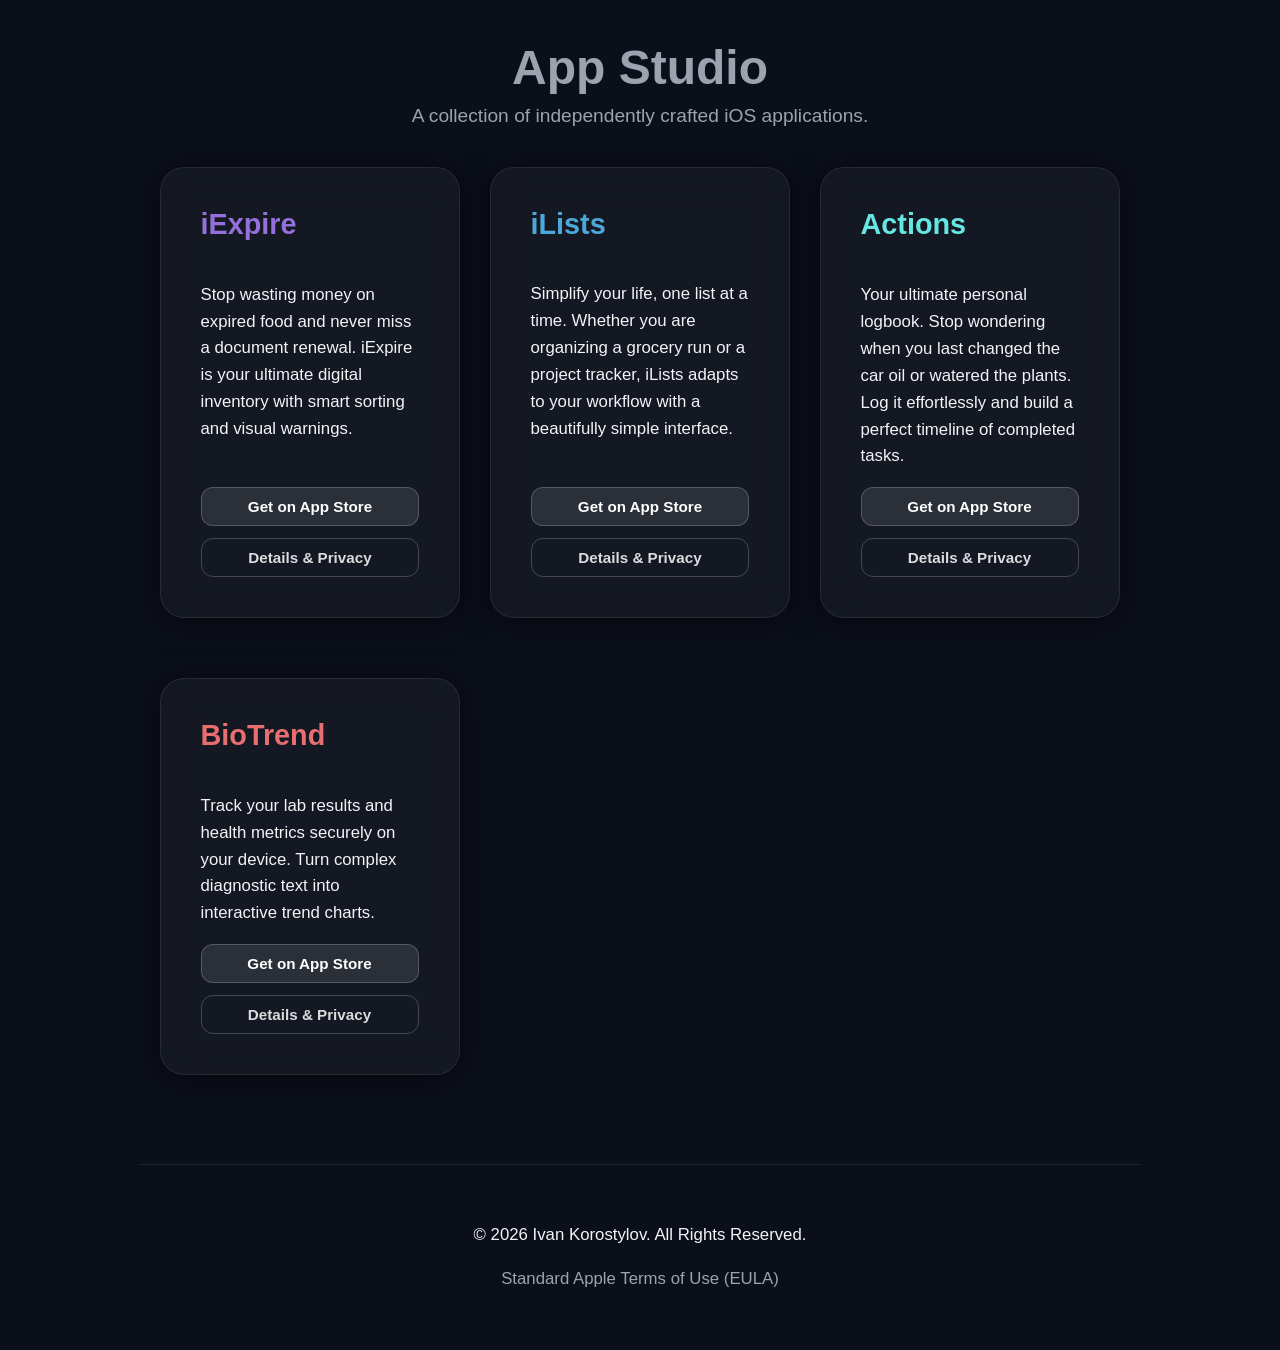
<file: index.html>
<!DOCTYPE html>
<html lang="en">
<head>
    <meta charset="UTF-8">
    <meta name="viewport" content="width=device-width, initial-scale=1.0">
    <title>App Studio | Portfolio</title>
     <!-- 1. Link to the shared stylesheet -->
    <link rel="stylesheet" href="styles.css">
    
    <!-- 2. Set the specific accent color for this app -->
    <style>
        /* Make the main hub wider to accommodate the grid */
        header, main, footer { 
            max-width: 1000px; 
        }
    </style>
</head>
<body>

    <header>
        <div class="logo">App Studio</div>
        <div class="tagline">A collection of independently crafted iOS applications.</div>
    </header>

    <main>
        <div class="app-grid">

            <section class="glass-card">
                <h2 class="title-iexpire">iExpire</h2>
                <p>Stop wasting money on expired food and never miss a document renewal. iExpire is your ultimate digital inventory with smart sorting and visual warnings.</p>
                <div class="action-links">
                    <a href="https://apps.apple.com/us/app/iexpire/id6473787243" target="_blank" rel="noopener noreferrer" class="btn btn-primary">
                        Get on App Store
                    </a>
                    <a href="iexpire.html" class="btn btn-secondary">
                        Details & Privacy
                    </a>
                </div>
            </section>

            <section class="glass-card">
                <h2 class="title-ilists">iLists</h2>
                <p>Simplify your life, one list at a time. Whether you are organizing a grocery run or a project tracker, iLists adapts to your workflow with a beautifully simple interface.</p>
                <div class="action-links">
                    <a href="https://apps.apple.com/us/app/ilists/id6739258931" target="_blank" rel="noopener noreferrer" class="btn btn-primary">
                        Get on App Store
                    </a>
                    <a href="ilists.html" class="btn btn-secondary">
                        Details & Privacy
                    </a>
                </div>
            </section>

            <section class="glass-card">
                <h2 class="title-actions">Actions</h2>
                <p>Your ultimate personal logbook. Stop wondering when you last changed the car oil or watered the plants. Log it effortlessly and build a perfect timeline of completed tasks.</p>
                <div class="action-links">
                    <a href="https://apps.apple.com/us/app/actions-track/id6736567741" target="_blank" rel="noopener noreferrer" class="btn btn-primary">
                        Get on App Store
                    </a>
                    <a href="actions.html" class="btn btn-secondary">
                        Details & Privacy
                    </a>
                </div>
            </section>
            
            <section class="glass-card">
                <h2 class="title-biotrend">BioTrend</h2>
                <p>Track your lab results and health metrics securely on your device. Turn complex diagnostic text into interactive trend charts.</p>
                <div class="action-links">
                    <a href="https://apps.apple.com/us/app/iexpire/id6473787243" target="_blank" rel="noopener noreferrer" class="btn btn-primary">
                        Get on App Store
                    </a>
                    <a href="biotrend.html" class="btn btn-secondary">
                        Details & Privacy
                    </a>
                </div>
            </section>

        </div>
    </main>

    <footer>
        <p>&copy; 2026 Ivan Korostylov. All Rights Reserved.</p>
        <p>
            <a href="https://www.apple.com/legal/internet-services/itunes/dev/stdeula/" target="_blank" rel="noopener noreferrer">Standard Apple Terms of Use (EULA)</a>
        </p>
    </footer>

</body>
</html>
</file>
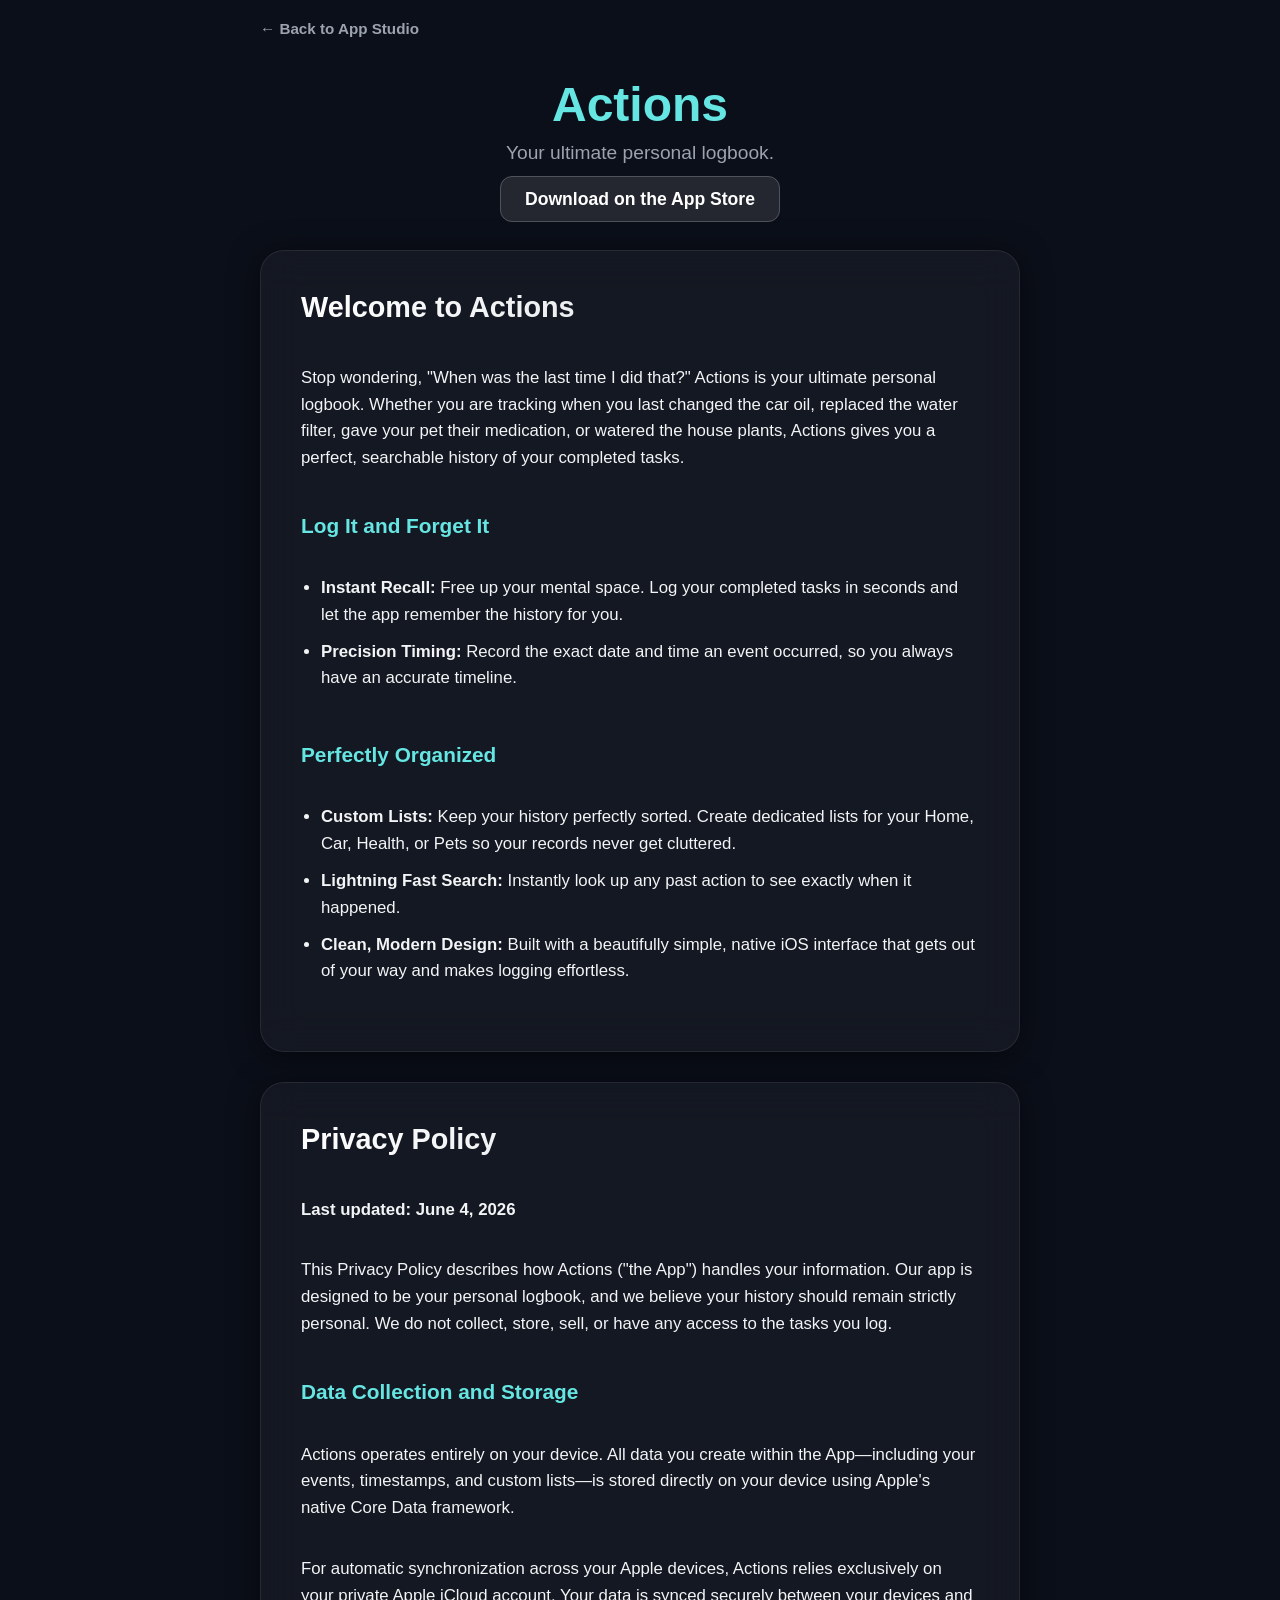
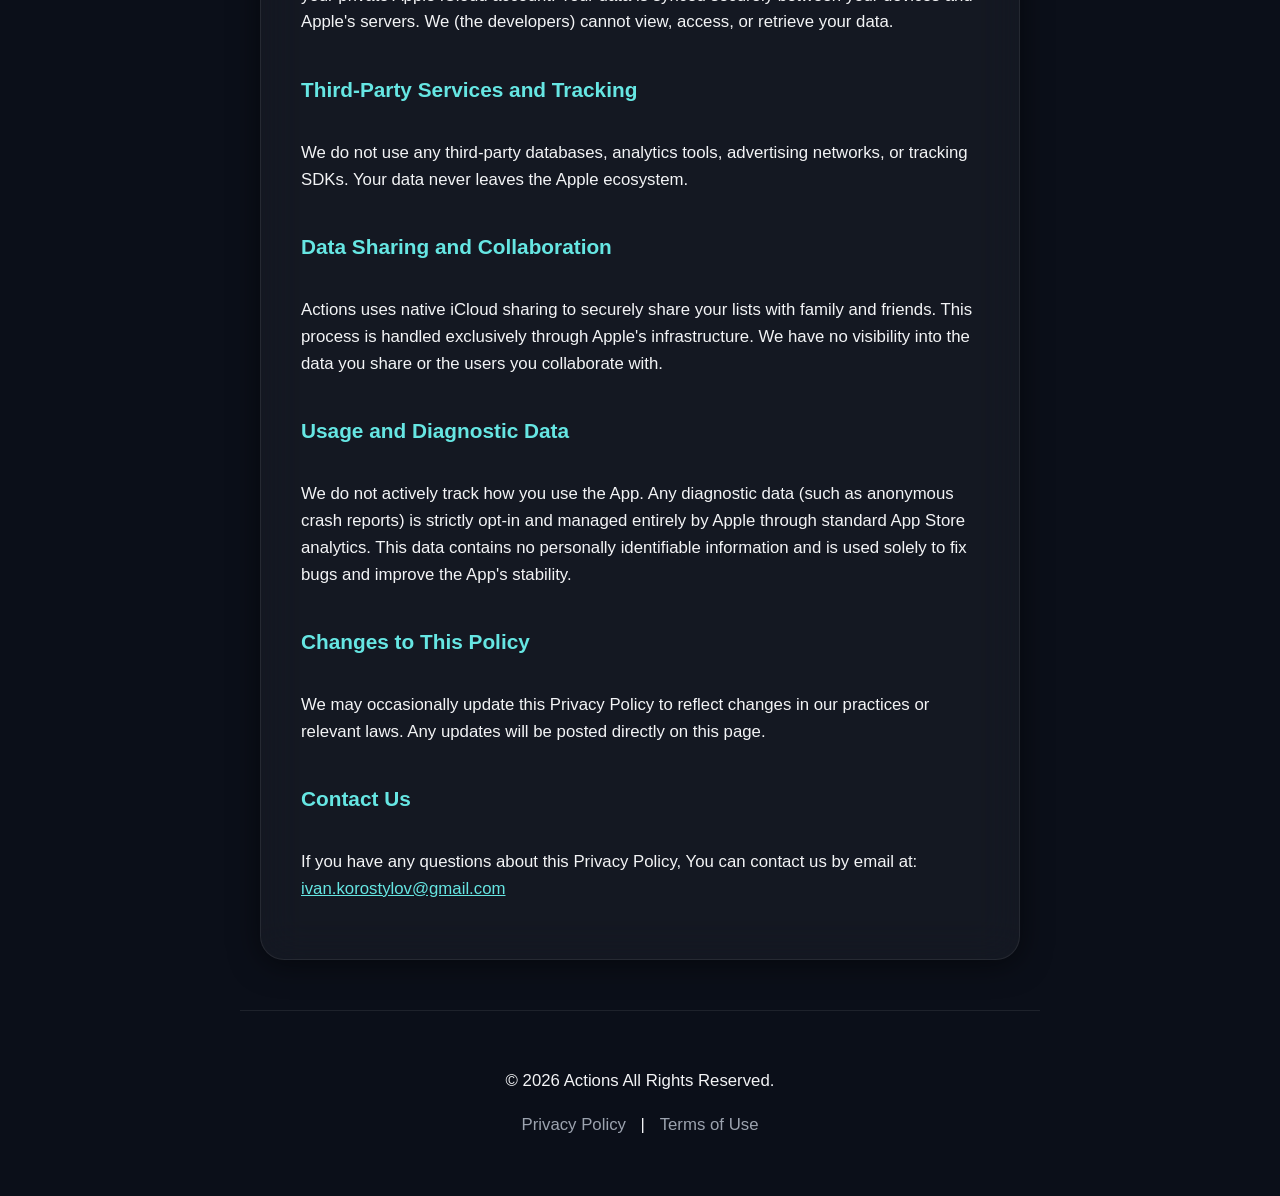
<file: actions.html>
<!DOCTYPE html>
<html lang="en">
<head>
    <meta charset="UTF-8">
    <meta name="viewport" content="width=device-width, initial-scale=1.0">
    <title>Actions — Your ultimate personal logbook</title>
    
    <!-- 1. Link to the shared stylesheet -->
    <link rel="stylesheet" href="styles.css">
    
    <!-- 2. Set the specific accent color for this app -->
    <style>
        :root {
            --accent: #66E6E3;
        }
    </style>
</head>
    
<body>
    
    <!-- Go Back Navigation -->
    <nav class="nav-bar">
        <a href="index.html" class="back-link">&larr; Back to App Studio</a>
    </nav>

    <header>
        <div class="logo">Actions</div>
        <div class="tagline">Your ultimate personal logbook.</div>

        <div style="margin-top: 25px;">
        <a href="https://apps.apple.com/us/app/actions-track/id6736567741" target="_blank" rel="noopener noreferrer" class="btn btn-primary" style="font-size: 1.1rem; padding: 12px 24px;">
            Download on the App Store
        </a>
    </header>

    <main>
        <section class="glass-card">
            <h2>Welcome to Actions</h2>
            <p>Stop wondering, "When was the last time I did that?" Actions is your ultimate personal logbook. Whether you are tracking when you last changed the car oil, replaced the water filter, gave your pet their medication, or watered the house plants, Actions gives you a perfect, searchable history of your completed tasks.</p>
            
            <h3>Log It and Forget It</h3>
            <ul>
                <li><strong>Instant Recall:</strong> Free up your mental space. Log your completed tasks in seconds and let the app remember the history for you.</li>
                <li><strong>Precision Timing:</strong> Record the exact date and time an event occurred, so you always have an accurate timeline.</li>
            </ul>

            <h3>Perfectly Organized</h3>
            <ul>
                <li><strong>Custom Lists:</strong> Keep your history perfectly sorted. Create dedicated lists for your Home, Car, Health, or Pets so your records never get cluttered.</li>
                <li><strong>Lightning Fast Search:</strong> Instantly look up any past action to see exactly when it happened.</li>
                <li><strong>Clean, Modern Design:</strong> Built with a beautifully simple, native iOS interface that gets out of your way and makes logging effortless.</li>
            </ul>
        </section>

        <section id="privacy" class="glass-card">
            <h2>Privacy Policy</h2>
            <p><strong>Last updated: June 4, 2026</strong></p>
            <p>This Privacy Policy describes how Actions ("the App") handles your information. Our app is designed to be your personal logbook, and we believe your history should remain strictly personal. We do not collect, store, sell, or have any access to the tasks you log.</p>
            
            <h3>Data Collection and Storage</h3>
            <p>Actions operates entirely on your device. All data you create within the App—including your events, timestamps, and custom lists—is stored directly on your device using Apple's native Core Data framework.</p>
            <p>For automatic synchronization across your Apple devices, Actions relies exclusively on your private Apple iCloud account. Your data is synced securely between your devices and Apple's servers. We (the developers) cannot view, access, or retrieve your data.</p>

            <h3>Third-Party Services and Tracking</h3>
            <p>We do not use any third-party databases, analytics tools, advertising networks, or tracking SDKs. Your data never leaves the Apple ecosystem.</p>

            <h3>Data Sharing and Collaboration</h3>
            <p>Actions uses native iCloud sharing to securely share your lists with family and friends. This process is handled exclusively through Apple's infrastructure. We have no visibility into the data you share or the users you collaborate with.</p>

            <h3>Usage and Diagnostic Data</h3>
            <p>We do not actively track how you use the App. Any diagnostic data (such as anonymous crash reports) is strictly opt-in and managed entirely by Apple through standard App Store analytics. This data contains no personally identifiable information and is used solely to fix bugs and improve the App's stability.</p>

            <h3>Changes to This Policy</h3>
            <p>We may occasionally update this Privacy Policy to reflect changes in our practices or relevant laws. Any updates will be posted directly on this page.</p>

            <h3>Contact Us</h3>
            <p>If you have any questions about this Privacy Policy, You can contact us by email at: <a href="mailto:ivan.korostylov@gmail.com" style="color: var(--accent);">ivan.korostylov@gmail.com</a></p>
        </section>
    </main>

    <footer>
        <p>&copy; 2026 Actions All Rights Reserved.</p>
        <p>
            <a href="#privacy">Privacy Policy</a> | 
            <a href="https://www.apple.com/legal/internet-services/itunes/dev/stdeula/" target="_blank" rel="noopener noreferrer">Terms of Use</a>
        </p>
    </footer>
</body>
</html>
</file>
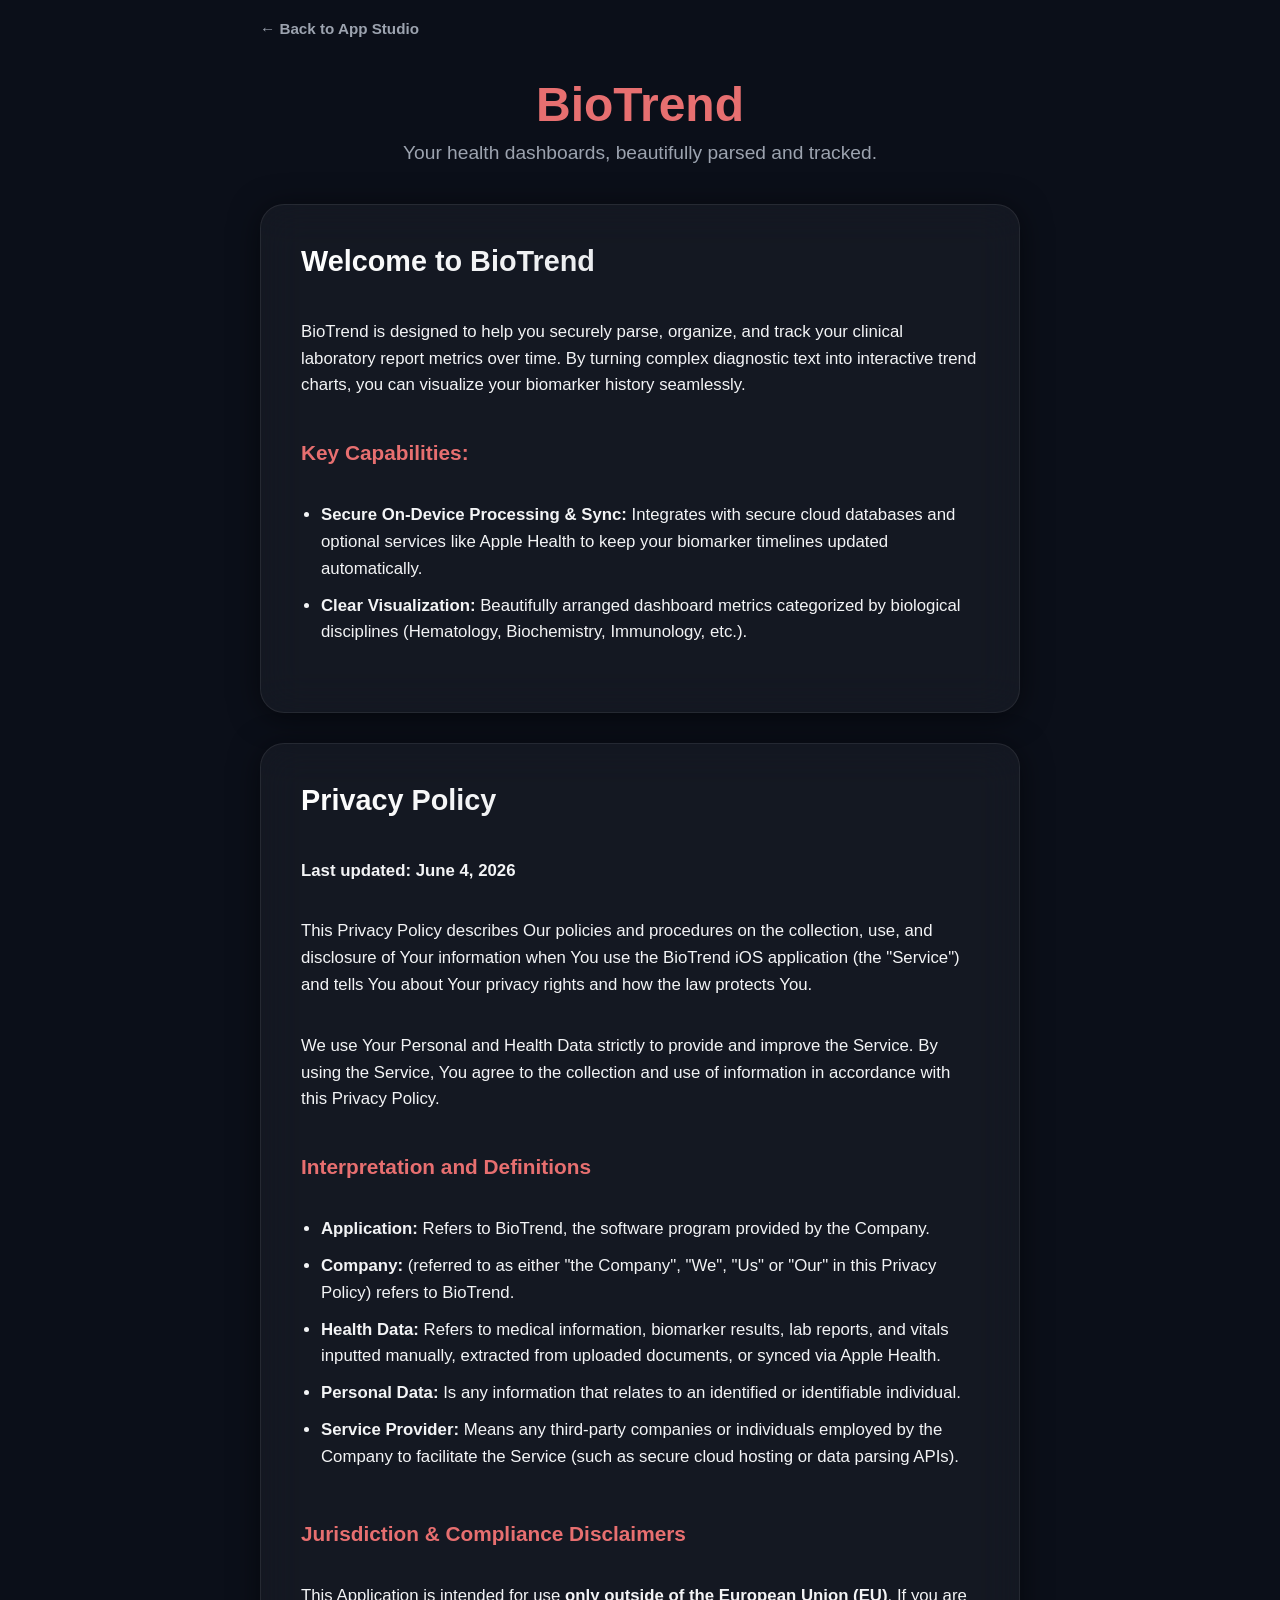
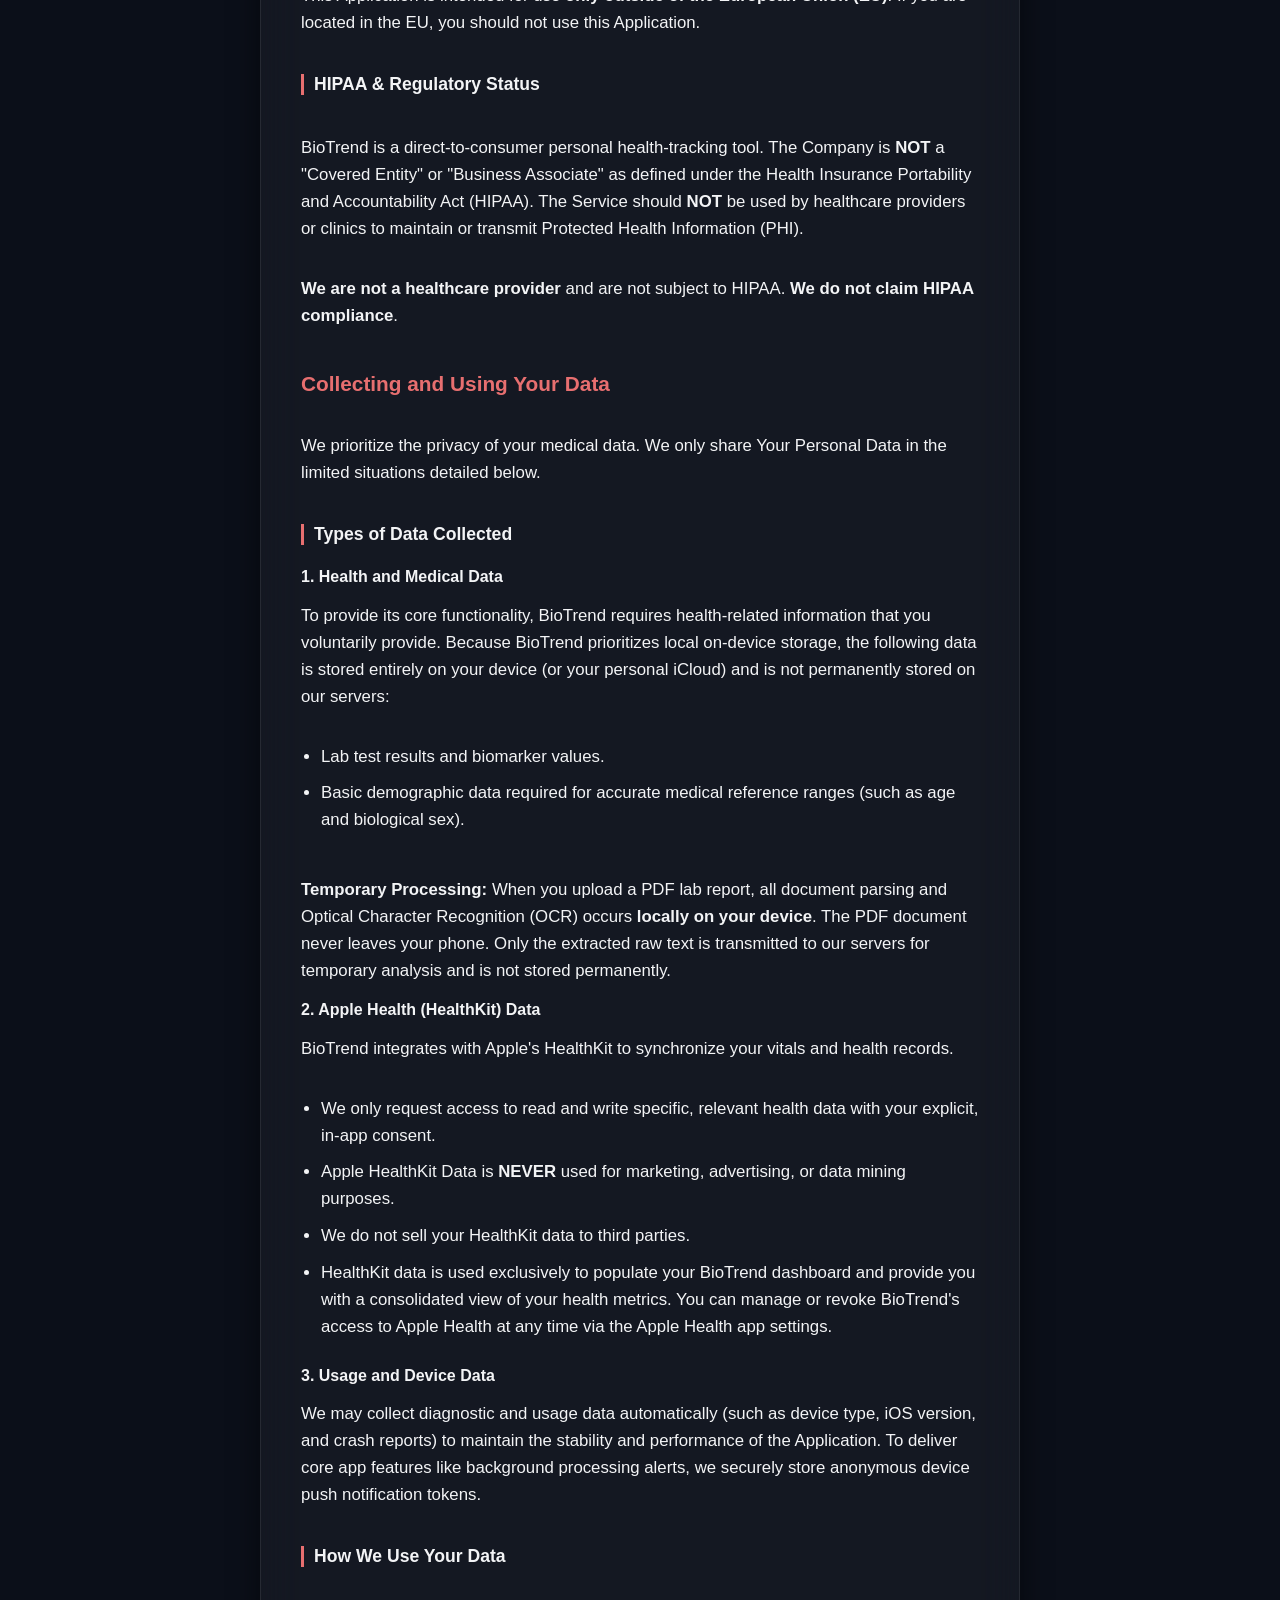
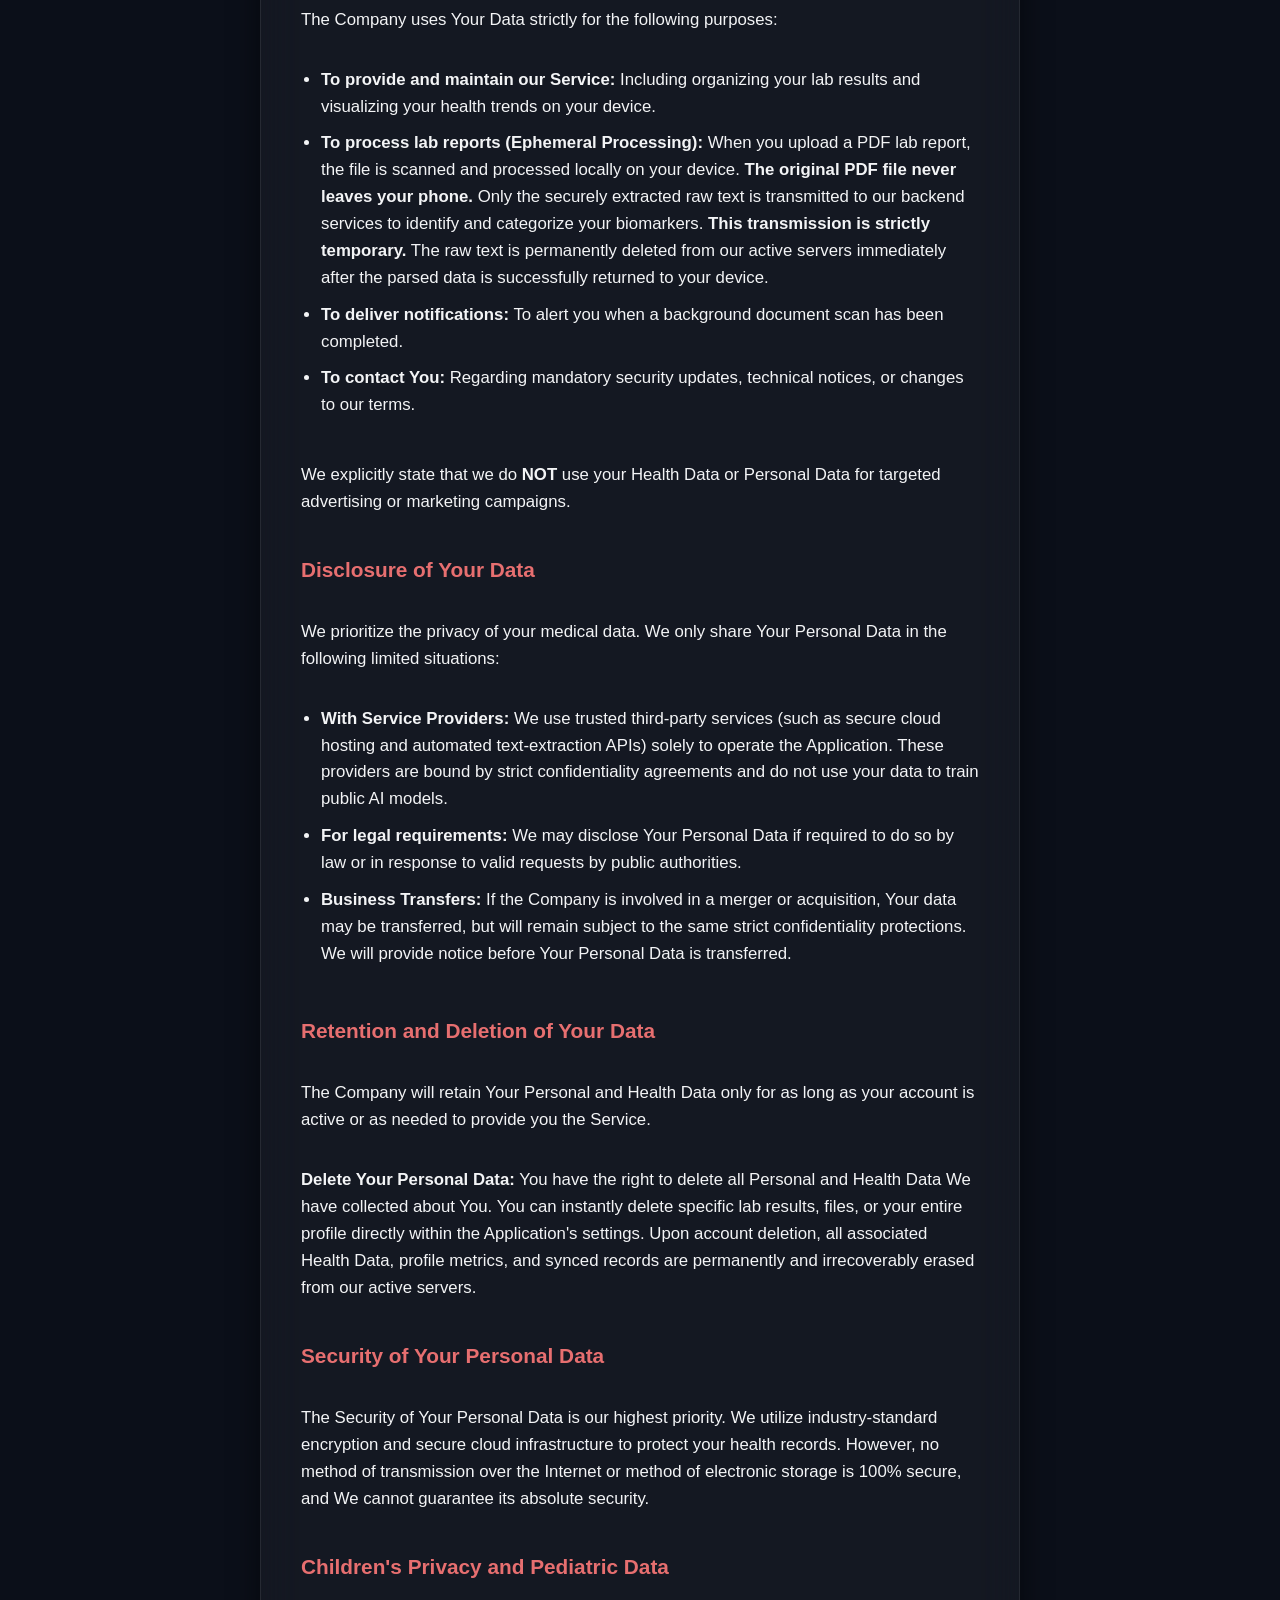
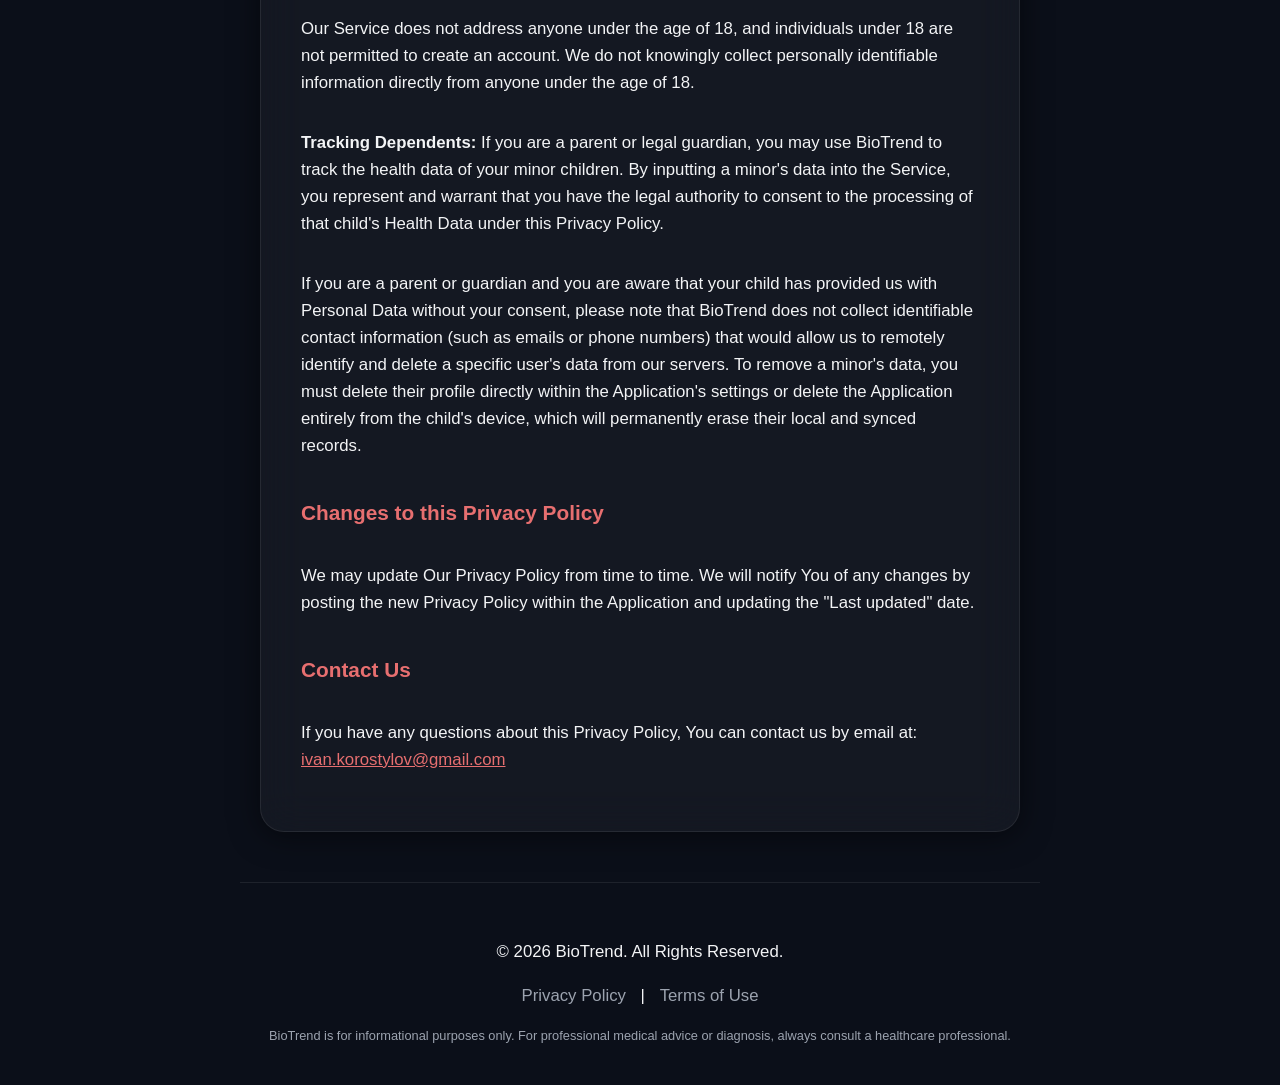
<file: biotrend.html>
<!DOCTYPE html>
<html lang="en">
<head>
    <meta charset="UTF-8">
    <meta name="viewport" content="width=device-width, initial-scale=1.0">
    <title>BioTrend — Track Your Lab Results</title>
    
    <!-- 1. Link to the shared stylesheet -->
    <link rel="stylesheet" href="styles.css">
    
    <!-- 2. Set the specific accent color for this app -->
    <style>
        :root {
            --accent: #E76F70;
        }
    </style>
</head>
    
<body>

    <nav class="nav-bar">
        <a href="index.html" class="back-link">&larr; Back to App Studio</a>
    </nav>

    <header>
        <div class="logo">BioTrend</div>
        <div class="tagline">Your health dashboards, beautifully parsed and tracked.</div>
    </header>

    <main>
        <section class="glass-card">
            <h2>Welcome to BioTrend</h2>
            <p>BioTrend is designed to help you securely parse, organize, and track your clinical laboratory report metrics over time. By turning complex diagnostic text into interactive trend charts, you can visualize your biomarker history seamlessly.</p>
            
            <h3>Key Capabilities:</h3>
            <ul>
                <li><strong>Secure On-Device Processing & Sync:</strong> Integrates with secure cloud databases and optional services like Apple Health to keep your biomarker timelines updated automatically.</li>
                <li><strong>Clear Visualization:</strong> Beautifully arranged dashboard metrics categorized by biological disciplines (Hematology, Biochemistry, Immunology, etc.).</li>
            </ul>
        </section>

        <section id="privacy" class="glass-card">
            <h2>Privacy Policy</h2>
            <p><strong>Last updated: June 4, 2026</strong></p>
            <p>This Privacy Policy describes Our policies and procedures on the collection, use, and disclosure of Your information when You use the BioTrend iOS application (the "Service") and tells You about Your privacy rights and how the law protects You.</p>
            <p>We use Your Personal and Health Data strictly to provide and improve the Service. By using the Service, You agree to the collection and use of information in accordance with this Privacy Policy.</p>
            
            <h3>Interpretation and Definitions</h3>
            <ul>
                <li><strong>Application:</strong> Refers to BioTrend, the software program provided by the Company.</li>
                <li><strong>Company:</strong> (referred to as either "the Company", "We", "Us" or "Our" in this Privacy Policy) refers to BioTrend.</li>
                <li><strong>Health Data:</strong> Refers to medical information, biomarker results, lab reports, and vitals inputted manually, extracted from uploaded documents, or synced via Apple Health.</li>
                <li><strong>Personal Data:</strong> Is any information that relates to an identified or identifiable individual.</li>
                <li><strong>Service Provider:</strong> Means any third-party companies or individuals employed by the Company to facilitate the Service (such as secure cloud hosting or data parsing APIs).</li>
            </ul>

            <h3>Jurisdiction & Compliance Disclaimers</h3>
            <p>This Application is intended for use <strong>only outside of the European Union (EU)</strong>. If you are located in the EU, you should not use this Application.</p>

            <h4>HIPAA & Regulatory Status</h4>
            <p>BioTrend is a direct-to-consumer personal health-tracking tool. The Company is <strong>NOT</strong> a "Covered Entity" or "Business Associate" as defined under the Health Insurance Portability and Accountability Act (HIPAA). The Service should <strong>NOT</strong> be used by healthcare providers or clinics to maintain or transmit Protected Health Information (PHI).</p>
            <p><strong>We are not a healthcare provider</strong> and are not subject to HIPAA. <strong>We do not claim HIPAA compliance</strong>.</p>

            <h3>Collecting and Using Your Data</h3>
            <p>We prioritize the privacy of your medical data. We only share Your Personal Data in the limited situations detailed below.</p>

            <h4>Types of Data Collected</h4>

            <strong>1. Health and Medical Data</strong>
            <p>To provide its core functionality, BioTrend requires health-related information that you voluntarily provide. Because BioTrend prioritizes local on-device storage, the following data is stored entirely on your device (or your personal iCloud) and is not permanently stored on our servers:</p>
            <ul>
                <li>Lab test results and biomarker values.</li>
                <li>Basic demographic data required for accurate medical reference ranges (such as age and biological sex).</li>
            </ul>

            <p><strong>Temporary Processing:</strong> When you upload a PDF lab report, all document parsing and Optical Character Recognition (OCR) occurs <strong>locally on your device</strong>. The PDF document never leaves your phone. Only the extracted raw text is transmitted to our servers for temporary analysis and is not stored permanently.</p>

            <strong>2. Apple Health (HealthKit) Data</strong>
            <p>BioTrend integrates with Apple's HealthKit to synchronize your vitals and health records.</p>
            <ul>
                <li>We only request access to read and write specific, relevant health data with your explicit, in-app consent.</li>
                <li>Apple HealthKit Data is <strong>NEVER</strong> used for marketing, advertising, or data mining purposes.</li>
                <li>We do not sell your HealthKit data to third parties.</li>
                <li>HealthKit data is used exclusively to populate your BioTrend dashboard and provide you with a consolidated view of your health metrics. You can manage or revoke BioTrend's access to Apple Health at any time via the Apple Health app settings.</li>
            </ul>

            <strong>3. Usage and Device Data</strong>
            <p>We may collect diagnostic and usage data automatically (such as device type, iOS version, and crash reports) to maintain the stability and performance of the Application. To deliver core app features like background processing alerts, we securely store anonymous device push notification tokens.</p>

            <h4>How We Use Your Data</h4>
            <p>The Company uses Your Data strictly for the following purposes:</p>
            <ul>
                <li><strong>To provide and maintain our Service:</strong> Including organizing your lab results and visualizing your health trends on your device.</li>
                <li><strong>To process lab reports (Ephemeral Processing):</strong> When you upload a PDF lab report, the file is scanned and processed locally on your device. <strong>The original PDF file never leaves your phone.</strong> Only the securely extracted raw text is transmitted to our backend services to identify and categorize your biomarkers. <strong>This transmission is strictly temporary.</strong> The raw text is permanently deleted from our active servers immediately after the parsed data is successfully returned to your device.</li>
    <li><strong>To deliver notifications:</strong> To alert you when a background document scan has been completed.</li>
                <li><strong>To contact You:</strong> Regarding mandatory security updates, technical notices, or changes to our terms.</li>
            </ul>
            <p>We explicitly state that we do <strong>NOT</strong> use your Health Data or Personal Data for targeted advertising or marketing campaigns.</p>

            <h3>Disclosure of Your Data</h3>
            <p>We prioritize the privacy of your medical data. We only share Your Personal Data in the following limited situations:</p>
            <ul>
                <li><strong>With Service Providers:</strong> We use trusted third-party services (such as secure cloud hosting and automated text-extraction APIs) solely to operate the Application. These providers are bound by strict confidentiality agreements and do not use your data to train public AI models.</li>
                <li><strong>For legal requirements:</strong> We may disclose Your Personal Data if required to do so by law or in response to valid requests by public authorities.</li>
                <li><strong>Business Transfers:</strong> If the Company is involved in a merger or acquisition, Your data may be transferred, but will remain subject to the same strict confidentiality protections. We will provide notice before Your Personal Data is transferred.</li>
            </ul>

            <h3>Retention and Deletion of Your Data</h3>
            <p>The Company will retain Your Personal and Health Data only for as long as your account is active or as needed to provide you the Service.</p>
            <p><strong>Delete Your Personal Data:</strong> You have the right to delete all Personal and Health Data We have collected about You. You can instantly delete specific lab results, files, or your entire profile directly within the Application's settings. Upon account deletion, all associated Health Data, profile metrics, and synced records are permanently and irrecoverably erased from our active servers.</p>

            <h3>Security of Your Personal Data</h3>
            <p>The Security of Your Personal Data is our highest priority. We utilize industry-standard encryption and secure cloud infrastructure to protect your health records. However, no method of transmission over the Internet or method of electronic storage is 100% secure, and We cannot guarantee its absolute security.</p>

            <h3>Children's Privacy and Pediatric Data</h3>
            <p>Our Service does not address anyone under the age of 18, and individuals under 18 are not permitted to create an account. We do not knowingly collect personally identifiable information directly from anyone under the age of 18.</p>
            <p><strong>Tracking Dependents:</strong> If you are a parent or legal guardian, you may use BioTrend to track the health data of your minor children. By inputting a minor's data into the Service, you represent and warrant that you have the legal authority to consent to the processing of that child's Health Data under this Privacy Policy.</p>
            <p>If you are a parent or guardian and you are aware that your child has provided us with Personal Data without your consent, please note that BioTrend does not collect identifiable contact information (such as emails or phone numbers) that would allow us to remotely identify and delete a specific user's data from our servers. To remove a minor's data, you must delete their profile directly within the Application's settings or delete the Application entirely from the child's device, which will permanently erase their local and synced records.</p>
            
            <h3>Changes to this Privacy Policy</h3>
            <p>We may update Our Privacy Policy from time to time. We will notify You of any changes by posting the new Privacy Policy within the Application and updating the "Last updated" date.</p>

            <h3>Contact Us</h3>
            <p>If you have any questions about this Privacy Policy, You can contact us by email at: <a href="mailto:ivan.korostylov@gmail.com" style="color: var(--accent);">ivan.korostylov@gmail.com</a></p>
        </section>
    </main>

    <footer>
        <p>&copy; 2026 BioTrend. All Rights Reserved.</p>
        <p>
            <a href="#privacy">Privacy Policy</a> | 
            <a href="https://www.apple.com/legal/internet-services/itunes/dev/stdeula/" target="_blank" rel="noopener noreferrer">Terms of Use</a>
        </p>
        <span class="disclaimer">BioTrend is for informational purposes only. For professional medical advice or diagnosis, always consult a healthcare professional.</span>
    </footer>

</body>
</html>
</file>
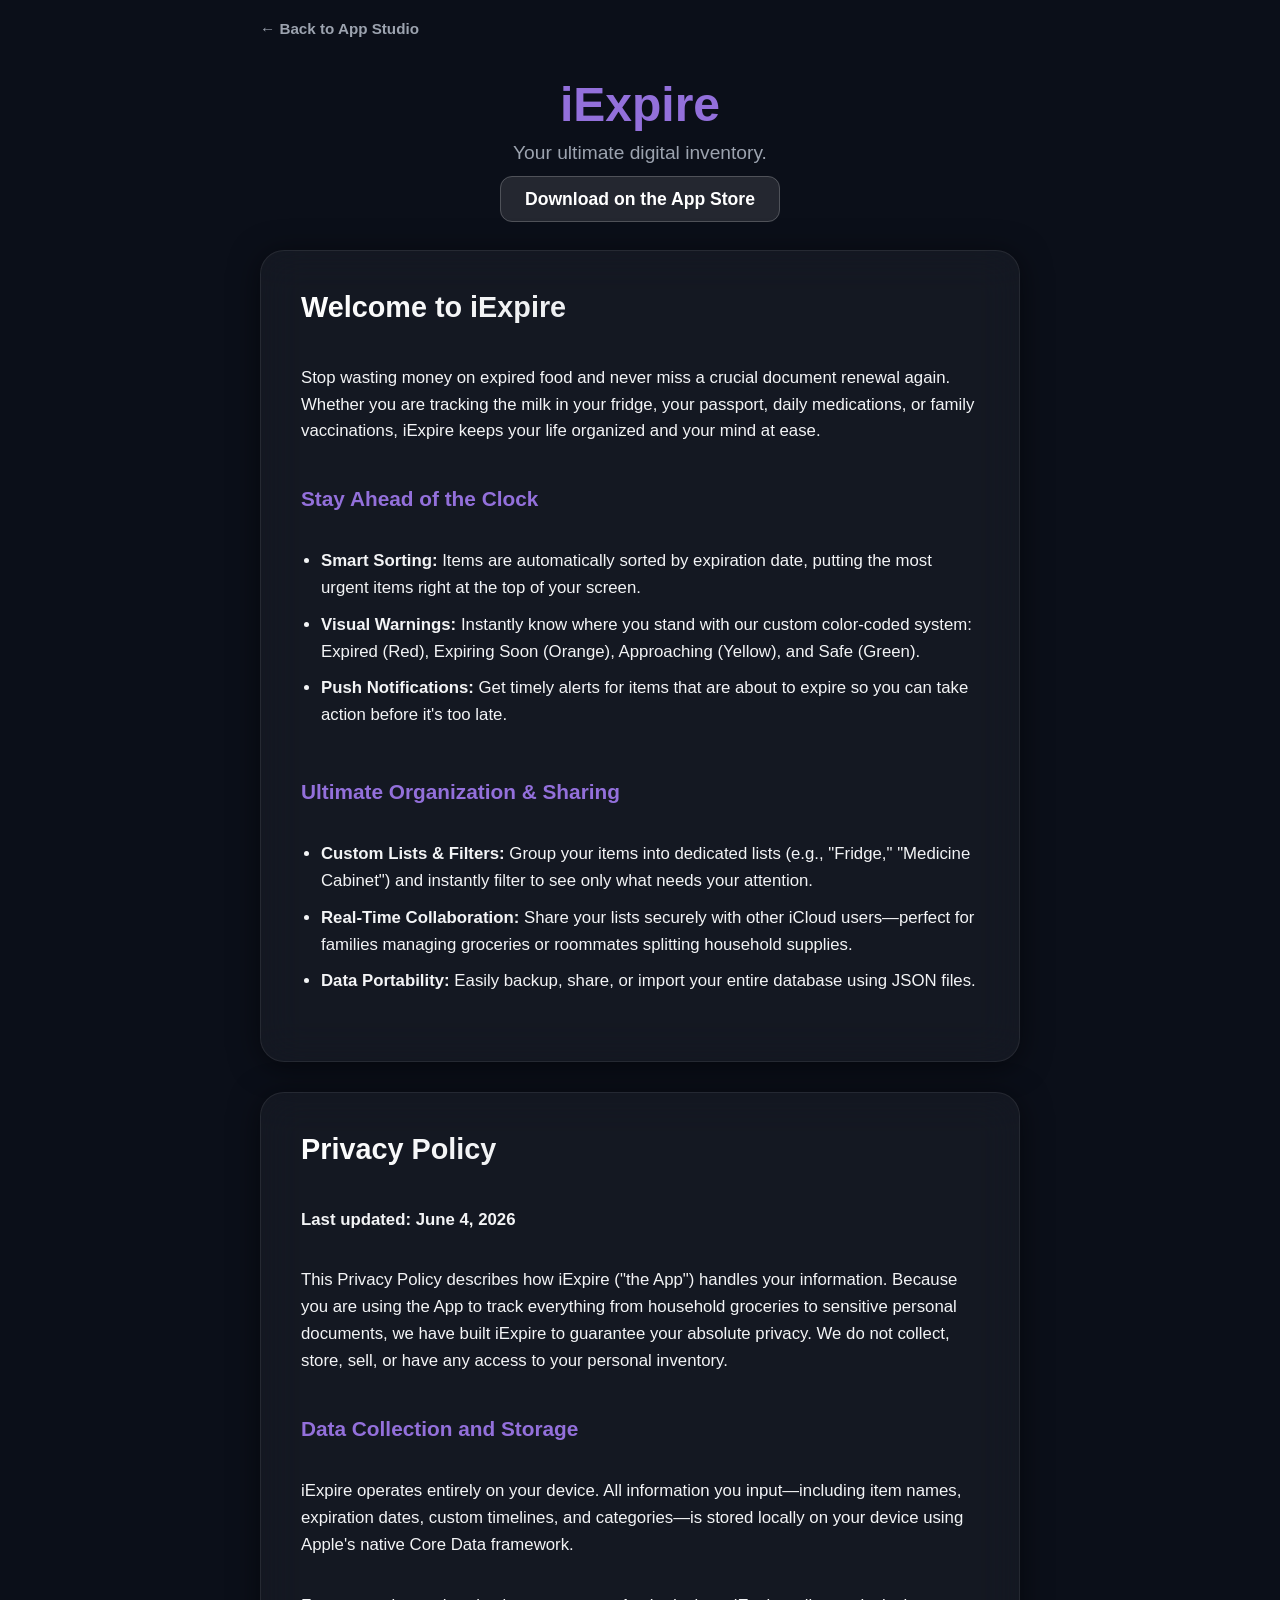
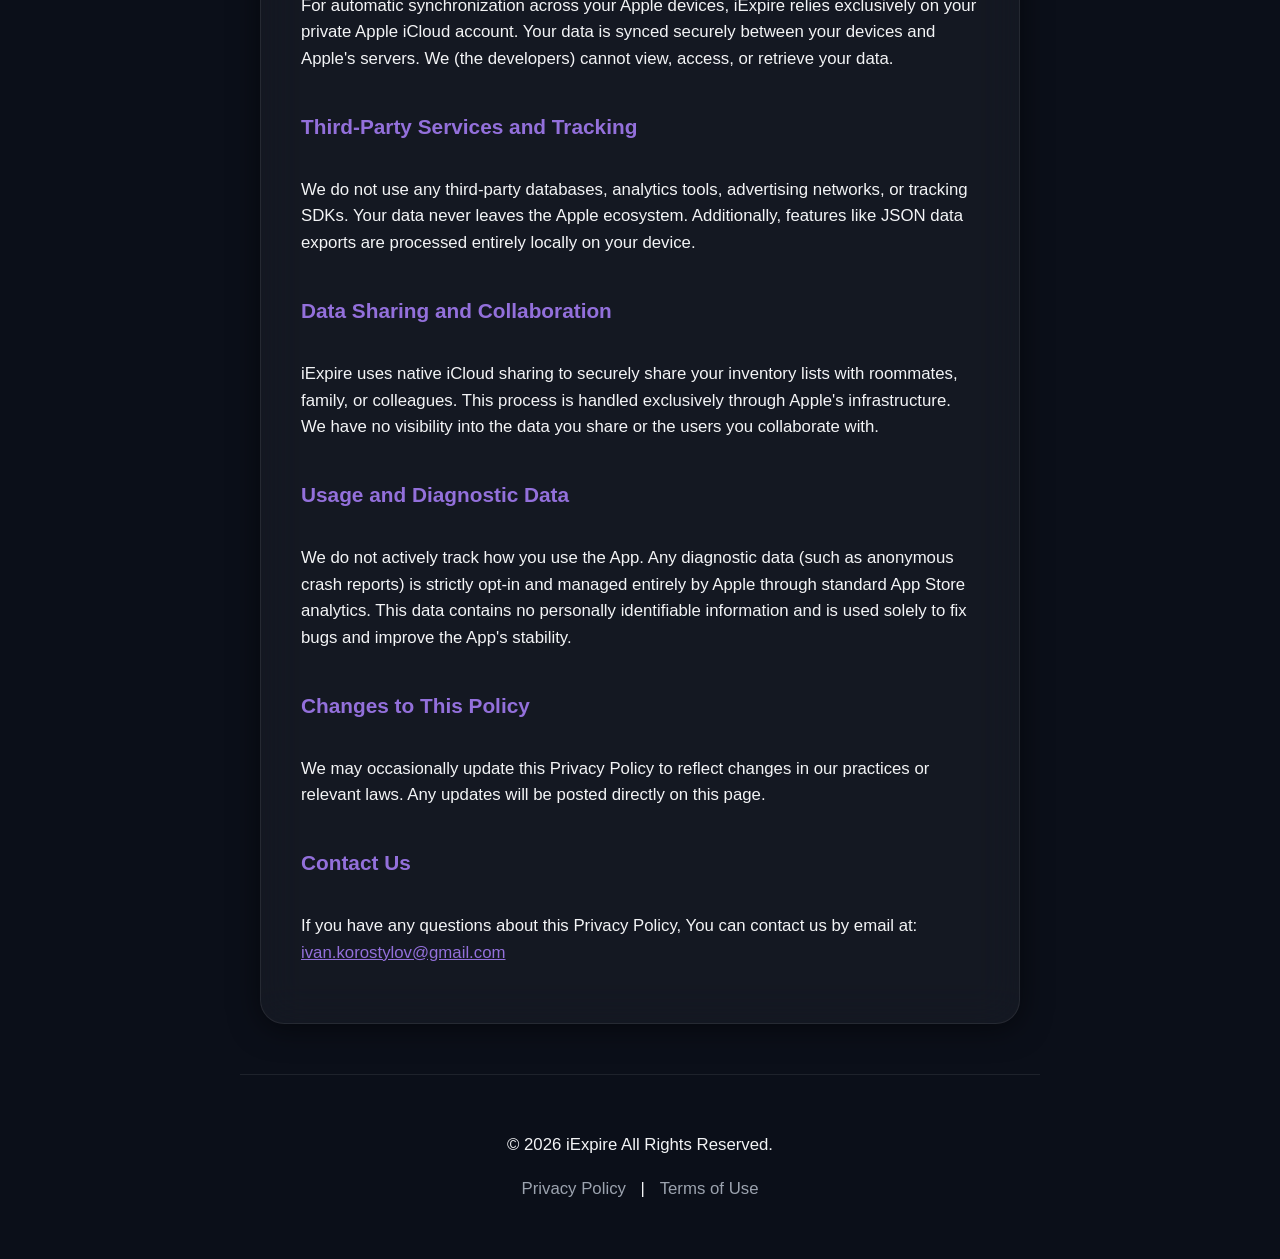
<file: iexpire.html>
<!DOCTYPE html>
<html lang="en">
<head>
    <meta charset="UTF-8">
    <meta name="viewport" content="width=device-width, initial-scale=1.0">
    <title>iExpire — Digital Inventory</title>
    
    <!-- 1. Link to the shared stylesheet -->
    <link rel="stylesheet" href="styles.css">
    
    <!-- 2. Set the specific accent color for this app -->
    <style>
        :root {
            --accent: #9370DB;
        }
    </style>
</head>

<body>
    <!-- Go Back Navigation -->
    <nav class="nav-bar">
        <a href="index.html" class="back-link">&larr; Back to App Studio</a>
    </nav>
    
    <header>
        <div class="logo">iExpire</div>
        <div class="tagline">Your ultimate digital inventory.</div>

        <div style="margin-top: 25px;">
        <a href="https://apps.apple.com/us/app/iexpire/id6473787243" target="_blank" rel="noopener noreferrer" class="btn btn-primary" style="font-size: 1.1rem; padding: 12px 24px;">
            Download on the App Store
        </a>
    </div>
    </header>
    
    <main>
        <section class="glass-card">
            <h2>Welcome to iExpire</h2>
            <p>Stop wasting money on expired food and never miss a crucial document renewal again. Whether you are tracking the milk in your fridge, your passport, daily medications, or family vaccinations, iExpire keeps your life organized and your mind at ease.</p>
            
            <h3>Stay Ahead of the Clock</h3>
            <ul>
                <li><strong>Smart Sorting:</strong> Items are automatically sorted by expiration date, putting the most urgent items right at the top of your screen.</li>
                <li><strong>Visual Warnings:</strong> Instantly know where you stand with our custom color-coded system: Expired (Red), Expiring Soon (Orange), Approaching (Yellow), and Safe (Green).</li>
                <li><strong>Push Notifications:</strong> Get timely alerts for items that are about to expire so you can take action before it's too late.</li>
            </ul>
    
            <h3>Ultimate Organization & Sharing</h3>
            <ul>
                <li><strong>Custom Lists & Filters:</strong> Group your items into dedicated lists (e.g., "Fridge," "Medicine Cabinet") and instantly filter to see only what needs your attention.</li>
                <li><strong>Real-Time Collaboration:</strong> Share your lists securely with other iCloud users—perfect for families managing groceries or roommates splitting household supplies.</li>
                <li><strong>Data Portability:</strong> Easily backup, share, or import your entire database using JSON files.</li>
            </ul>
        </section>
    
        <section id="privacy" class="glass-card">
            <h2>Privacy Policy</h2>
            <p><strong>Last updated: June 4, 2026</strong></p>
            <p>This Privacy Policy describes how iExpire ("the App") handles your information. Because you are using the App to track everything from household groceries to sensitive personal documents, we have built iExpire to guarantee your absolute privacy. We do not collect, store, sell, or have any access to your personal inventory.</p>
            
            <h3>Data Collection and Storage</h3>
            <p>iExpire operates entirely on your device. All information you input—including item names, expiration dates, custom timelines, and categories—is stored locally on your device using Apple's native Core Data framework.</p>
            <p>For automatic synchronization across your Apple devices, iExpire relies exclusively on your private Apple iCloud account. Your data is synced securely between your devices and Apple's servers. We (the developers) cannot view, access, or retrieve your data.</p>

            <h3>Third-Party Services and Tracking</h3>
            <p>We do not use any third-party databases, analytics tools, advertising networks, or tracking SDKs. Your data never leaves the Apple ecosystem. Additionally, features like JSON data exports are processed entirely locally on your device.</p>

            <h3>Data Sharing and Collaboration</h3>
            <p>iExpire uses native iCloud sharing to securely share your inventory lists with roommates, family, or colleagues. This process is handled exclusively through Apple's infrastructure. We have no visibility into the data you share or the users you collaborate with.</p>

            <h3>Usage and Diagnostic Data</h3>
            <p>We do not actively track how you use the App. Any diagnostic data (such as anonymous crash reports) is strictly opt-in and managed entirely by Apple through standard App Store analytics. This data contains no personally identifiable information and is used solely to fix bugs and improve the App's stability.</p>

            <h3>Changes to This Policy</h3>
            <p>We may occasionally update this Privacy Policy to reflect changes in our practices or relevant laws. Any updates will be posted directly on this page.</p>

            <h3>Contact Us</h3>
            <p>If you have any questions about this Privacy Policy, You can contact us by email at: <a href="mailto:ivan.korostylov@gmail.com" style="color: var(--accent);">ivan.korostylov@gmail.com</a></p>
        </section>
    </main>

    <footer>
        <p>&copy; 2026 iExpire All Rights Reserved.</p>
        <p>
            <a href="#privacy">Privacy Policy</a> | 
            <a href="https://www.apple.com/legal/internet-services/itunes/dev/stdeula/" target="_blank" rel="noopener noreferrer">Terms of Use</a>
        </p>
    </footer>
</body>
</html>
</file>
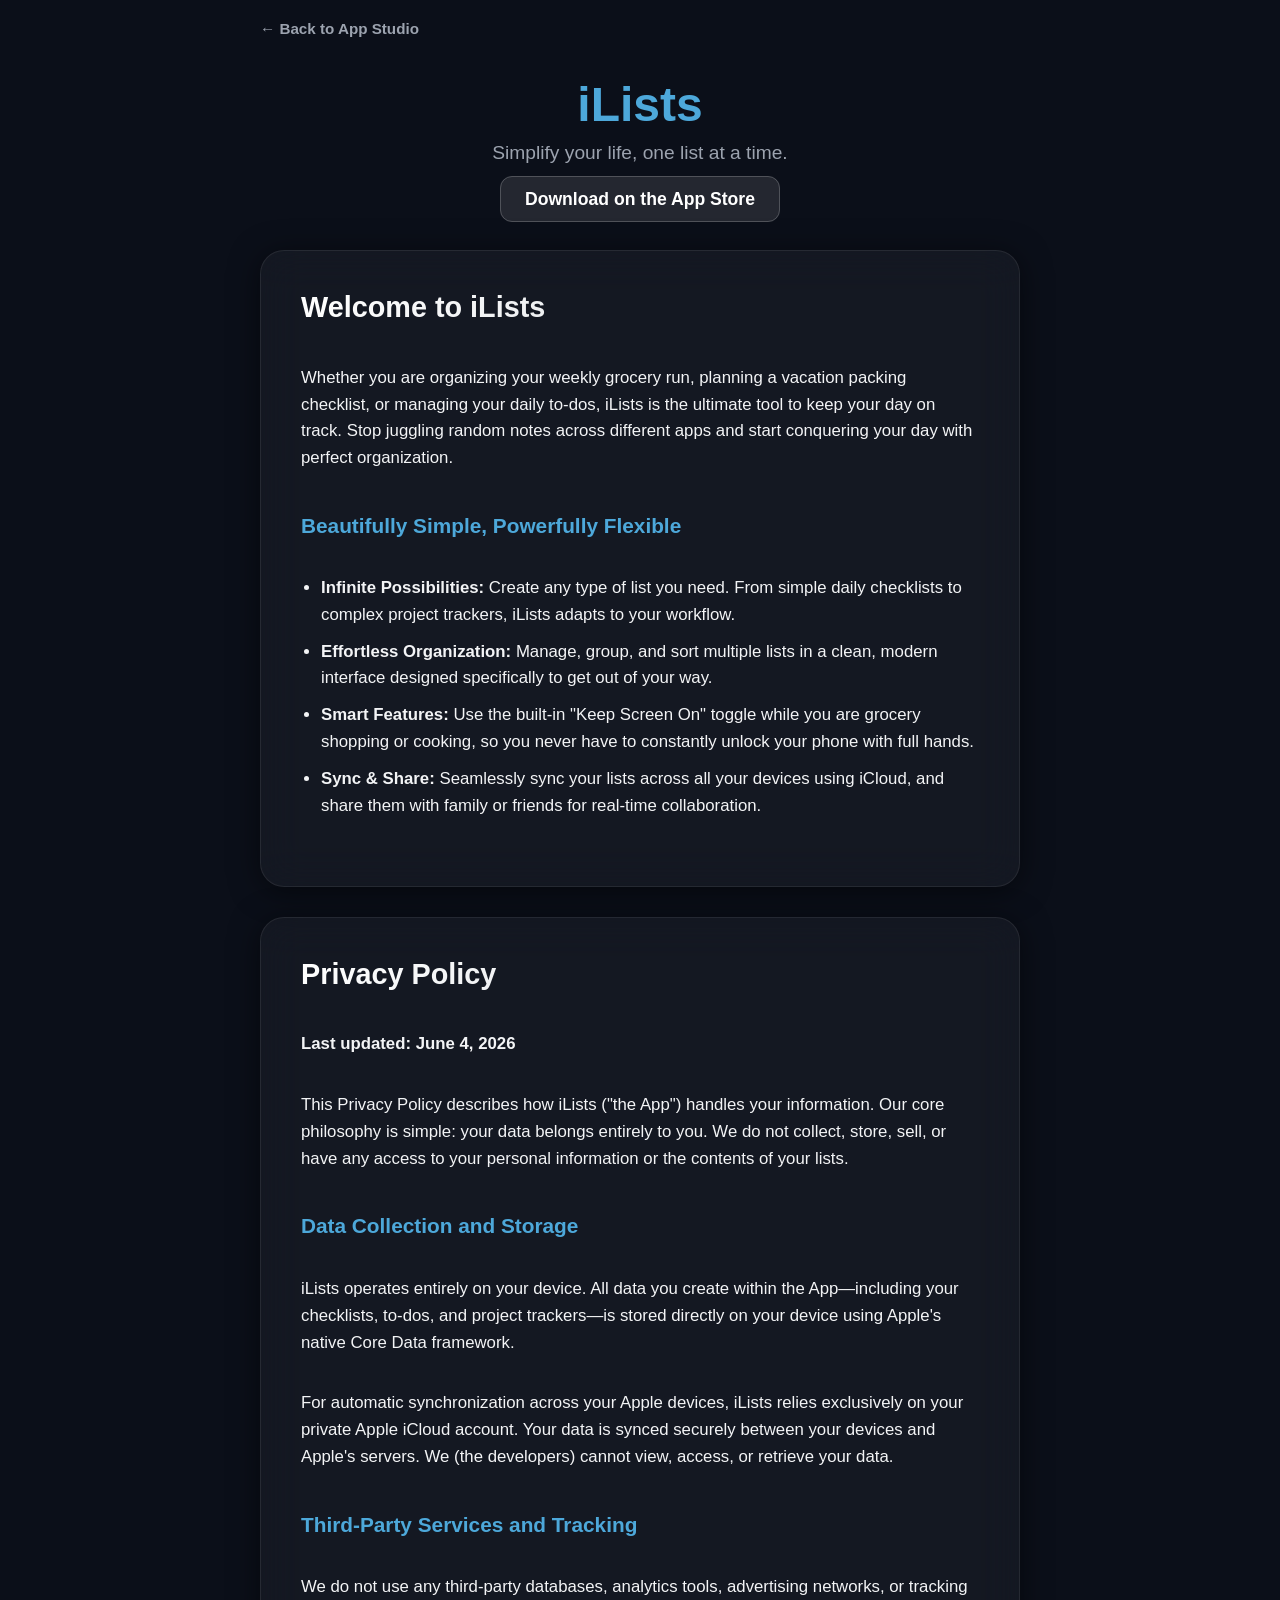
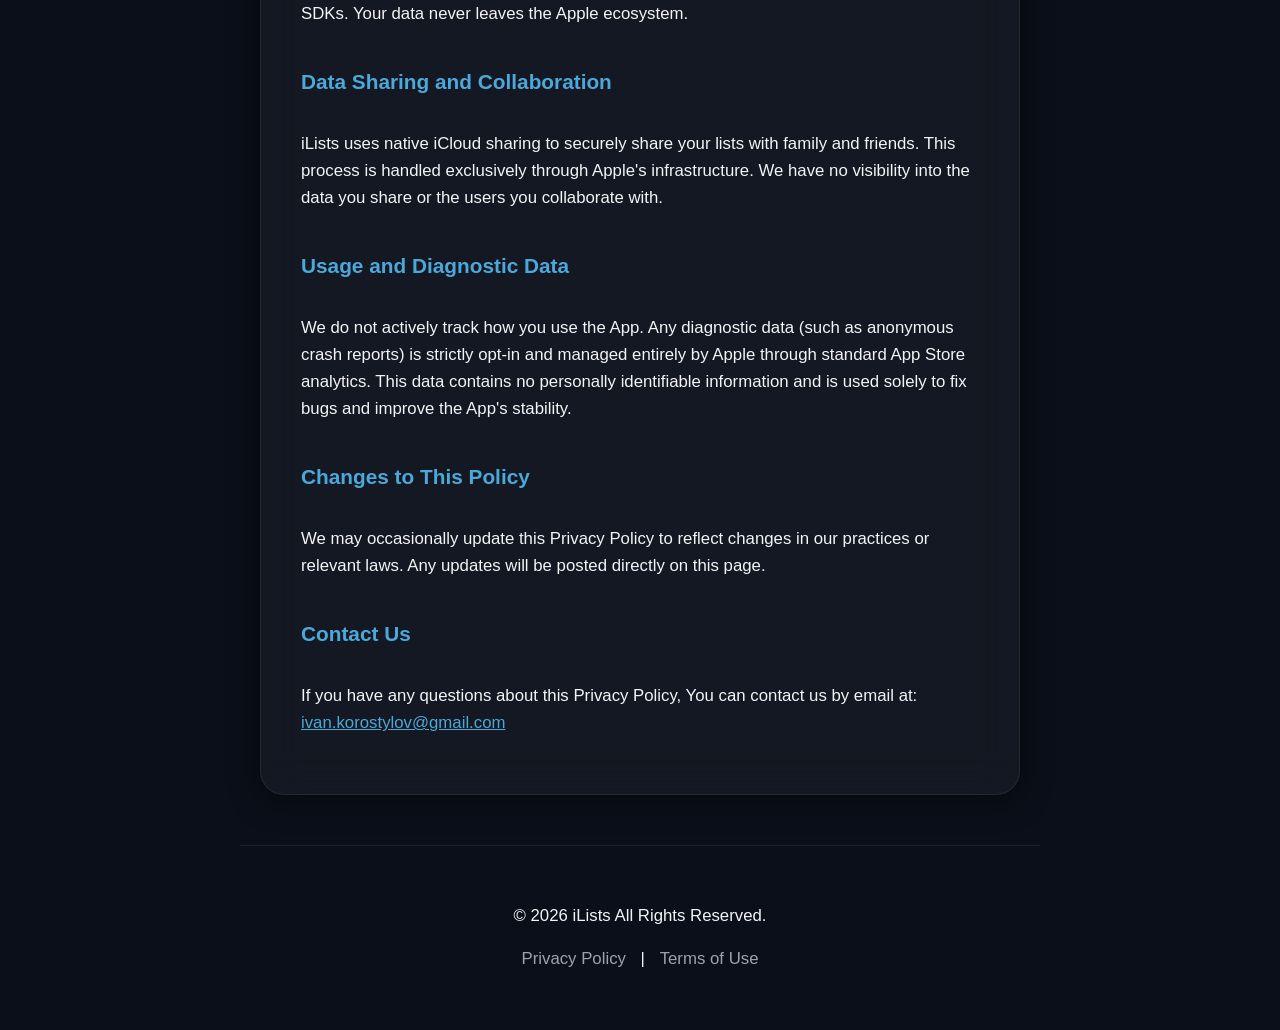
<file: ilists.html>
<!DOCTYPE html>
<html lang="en">
<head>
    <meta charset="UTF-8">
    <meta name="viewport" content="width=device-width, initial-scale=1.0">
    <title>iLists — Organize your lists</title>
    
    <!-- 1. Link to the shared stylesheet -->
    <link rel="stylesheet" href="styles.css">
    
    <!-- 2. Set the specific accent color for this app -->
    <style>
        :root {
            --accent: #4DA8DA;
        }
    </style>
</head>
    
<body>
    
    <!-- Go Back Navigation -->
    <nav class="nav-bar">
        <a href="index.html" class="back-link">&larr; Back to App Studio</a>
    </nav>

    <header>
        <div class="logo">iLists</div>
        <div class="tagline">Simplify your life, one list at a time.</div>

        <div style="margin-top: 25px;">
        <a href="https://apps.apple.com/us/app/ilists/id6739258931" target="_blank" rel="noopener noreferrer" class="btn btn-primary" style="font-size: 1.1rem; padding: 12px 24px;">
            Download on the App Store
        </a>
    </header>

    <main>
        <section class="glass-card">
            <h2>Welcome to iLists</h2>
            <p>Whether you are organizing your weekly grocery run, planning a vacation packing checklist, or managing your daily to-dos, iLists is the ultimate tool to keep your day on track. Stop juggling random notes across different apps and start conquering your day with perfect organization.</p>
            
            <h3>Beautifully Simple, Powerfully Flexible</h3>
            <ul>
                <li><strong>Infinite Possibilities:</strong> Create any type of list you need. From simple daily checklists to complex project trackers, iLists adapts to your workflow.</li>
                <li><strong>Effortless Organization:</strong> Manage, group, and sort multiple lists in a clean, modern interface designed specifically to get out of your way.</li>
                <li><strong>Smart Features:</strong> Use the built-in "Keep Screen On" toggle while you are grocery shopping or cooking, so you never have to constantly unlock your phone with full hands.</li>
                <li><strong>Sync & Share:</strong> Seamlessly sync your lists across all your devices using iCloud, and share them with family or friends for real-time collaboration.</li>
            </ul>
        </section>

        <section id="privacy" class="glass-card">
            <h2>Privacy Policy</h2>
            <p><strong>Last updated: June 4, 2026</strong></p>
            <p>This Privacy Policy describes how iLists ("the App") handles your information. Our core philosophy is simple: your data belongs entirely to you. We do not collect, store, sell, or have any access to your personal information or the contents of your lists.</p>
            
            <h3>Data Collection and Storage</h3>
            <p>iLists operates entirely on your device. All data you create within the App—including your checklists, to-dos, and project trackers—is stored directly on your device using Apple's native Core Data framework.</p>
            <p>For automatic synchronization across your Apple devices, iLists relies exclusively on your private Apple iCloud account. Your data is synced securely between your devices and Apple's servers. We (the developers) cannot view, access, or retrieve your data.</p>

            <h3>Third-Party Services and Tracking</h3>
            <p>We do not use any third-party databases, analytics tools, advertising networks, or tracking SDKs. Your data never leaves the Apple ecosystem.</p>

            <h3>Data Sharing and Collaboration</h3>
            <p>iLists uses native iCloud sharing to securely share your lists with family and friends. This process is handled exclusively through Apple's infrastructure. We have no visibility into the data you share or the users you collaborate with.</p>

            <h3>Usage and Diagnostic Data</h3>
            <p>We do not actively track how you use the App. Any diagnostic data (such as anonymous crash reports) is strictly opt-in and managed entirely by Apple through standard App Store analytics. This data contains no personally identifiable information and is used solely to fix bugs and improve the App's stability.</p>

            <h3>Changes to This Policy</h3>
            <p>We may occasionally update this Privacy Policy to reflect changes in our practices or relevant laws. Any updates will be posted directly on this page.</p>

            <h3>Contact Us</h3>
            <p>If you have any questions about this Privacy Policy, You can contact us by email at: <a href="mailto:ivan.korostylov@gmail.com" style="color: var(--accent);">ivan.korostylov@gmail.com</a></p>
        </section>
    </main>

    <footer>
        <p>&copy; 2026 iLists All Rights Reserved.</p>
        <p>
            <a href="#privacy">Privacy Policy</a> | 
            <a href="https://www.apple.com/legal/internet-services/itunes/dev/stdeula/" target="_blank" rel="noopener noreferrer">Terms of Use</a>
        </p>
    </footer>
</body>
</html>
</file>
<file: styles.css>
/* =========================================
   Global Variables & Colors
========================================= */
:root {
    --bg-color: #0b0f19;
    --card-bg: rgba(255, 255, 255, 0.04);
    --card-border: rgba(255, 255, 255, 0.08);
    --text-main: #f3f4f6;
    --text-muted: #9ca3af;
    --accent: #9ca3af; /* Default fallback accent */
    
    /* App-specific accents for the homepage grid */
    --accent-biotrend: #E76F70;
    --accent-ilists: #4DA8DA; /* cyan: 00FFFF */
    --accent-actions: #66E6E3; /* light mode:00C7BE */
    --accent-iexpire: #9370DB;
}

body {
    font-family: -apple-system, BlinkMacSystemFont, "Segoe UI", Roboto, Helvetica, Arial, sans-serif;
    background-color: var(--bg-color);
    color: var(--text-main);
    margin: 0;
    padding: 0;
    display: flex;
    flex-direction: column;
    min-height: 100vh;
    align-items: center;
}

/* =========================================
   Layout & Containers
========================================= */
/* Default to 800px for readable paragraphs on app pages */
header, main, footer, .nav-bar {
    width: 100%;
    max-width: 800px;
    box-sizing: border-box;
}

header { padding: 40px 20px 20px; text-align: center; }
main { flex: 1; padding: 20px; }
footer { 
    padding: 40px 20px; 
    text-align: center; 
    border-top: 1px solid var(--card-border); 
    font-size: 0.9rem; 
    color: var(--text-muted); 
}

/* =========================================
   Navigation (App Pages)
========================================= */
.nav-bar {
    padding: 20px 20px 0 20px;
    display: flex;
    justify-content: flex-start;
}

.back-link {
    color: var(--text-muted);
    text-decoration: none;
    font-weight: 600;
    display: inline-flex;
    align-items: center;
    gap: 8px;
    transition: color 0.2s;
    font-size: 0.95rem;
}

.back-link:hover { color: var(--text-main); }

/* =========================================
   Glass Cards & Grid (Index Page)
========================================= */
.app-grid {
    display: grid;
    grid-template-columns: repeat(auto-fit, minmax(300px, 1fr));
    gap: 30px;
    margin-bottom: 40px;
}

.glass-card {
    background: var(--card-bg);
    backdrop-filter: blur(20px);
    -webkit-backdrop-filter: blur(20px);
    border: 1px solid var(--card-border);
    border-radius: 24px;
    padding: 40px;
    margin-bottom: 30px;
    box-shadow: 0 4px 30px rgba(0, 0, 0, 0.5);
    display: flex;
    flex-direction: column;
    transition: transform 0.2s ease, border-color 0.2s ease;
}

/* Only apply hover effect on the grid cards, not the static privacy cards */
.app-grid .glass-card:hover {
    transform: translateY(-5px);
    border-color: rgba(255, 255, 255, 0.15);
}

/* =========================================
   Typography & Specific Titles
========================================= */
.logo {
    font-size: 3rem;
    font-weight: 800;
    color: var(--accent);
    margin-bottom: 10px;
}

/* On the home page, the App Studio logo uses a neutral solid color */
.logo-hub { 
    color: #f3f4f6; 
}

.tagline { color: var(--text-muted); font-size: 1.2rem; }

h2 {
    font-size: 1.8rem;
    margin-top: 0;
    background: linear-gradient(135deg, #ffffff, #d1d5db);
    -webkit-background-clip: text;
    background-clip: text; /* Added for compatibility */
    -webkit-text-fill-color: transparent;
    color: transparent; /* Added for compatibility */
}

/* Grid App Titles */
.title-biotrend { 
    /* 1. Remove the gradient background */
    background: none; 
    
    /* 2. Reset the clipping properties inherited from the h2 rule */
    -webkit-background-clip: border-box; 
    background-clip: border-box;
    -webkit-text-fill-color: initial; 
    
    /* 3. Apply your solid accent color */
    color: var(--accent-biotrend);
}
.title-ilists { 
    /* 1. Remove the gradient background */
    background: none; 
    
    /* 2. Reset the clipping properties inherited from the h2 rule */
    -webkit-background-clip: border-box; 
    background-clip: border-box;
    -webkit-text-fill-color: initial; 
    
    /* 3. Apply your solid accent color */
    color: var(--accent-ilists);
}
.title-actions { 
    /* 1. Remove the gradient background */
    background: none; 
    
    /* 2. Reset the clipping properties inherited from the h2 rule */
    -webkit-background-clip: border-box; 
    background-clip: border-box;
    -webkit-text-fill-color: initial; 
    
    /* 3. Apply your solid accent color */
    color: var(--accent-actions);
}
.title-iexpire { 
    /* 1. Remove the gradient background */
    background: none; 
    
    /* 2. Reset the clipping properties inherited from the h2 rule */
    -webkit-background-clip: border-box; 
    background-clip: border-box;
    -webkit-text-fill-color: initial; 
    
    /* 3. Apply your solid accent color */
    color: var(--accent-iexpire);
}

h3 { font-size: 1.3rem; margin-top: 25px; color: var(--accent); }
h4 { font-size: 1.1rem; margin-top: 20px; color: #f3f4f6; border-left: 3px solid var(--accent); padding-left: 10px; }
p, li { color: var(--text-main); line-height: 1.6; font-size: 1.05rem; }
ul { padding-left: 20px; }
li { margin-bottom: 10px; }

/* =========================================
   Buttons & Links
========================================= */
.action-links {
    display: flex;
    gap: 12px;
    margin-top: auto; /* This pushes the buttons to the bottom! */
    flex-wrap: wrap; 
}

.action-links .btn {
    flex: 1; /* Forces both buttons to take up exactly 50% of the available width */
    min-width: 140px; /* Prevents them from getting unreadably squished before wrapping */
}

.btn {
    padding: 10px 20px;
    border-radius: 12px;
    text-decoration: none;
    font-weight: 600;
    font-size: 0.95rem;
    transition: background-color 0.2s;
    text-align: center;
}

.btn-primary {
    background-color: rgba(255, 255, 255, 0.1);
    color: #ffffff;
    border: 1px solid rgba(255, 255, 255, 0.2);
}

.btn-primary:hover { background-color: rgba(255, 255, 255, 0.15); }

.btn-secondary {
    background-color: transparent;
    color: rgba(255, 255, 255, 0.85);
    border: 1px solid rgba(255, 255, 255, 0.2);
}

.btn-secondary:hover { 
    background-color: rgba(255, 255, 255, 0.05); 
    color: #ffffff;
}

footer a { color: var(--text-muted); text-decoration: none; margin: 0 10px; transition: color 0.2s; }
footer a:hover { color: var(--accent); }
.disclaimer { font-size: 0.8rem; margin-top: 15px; display: block; line-height: 1.4; }
</file>
